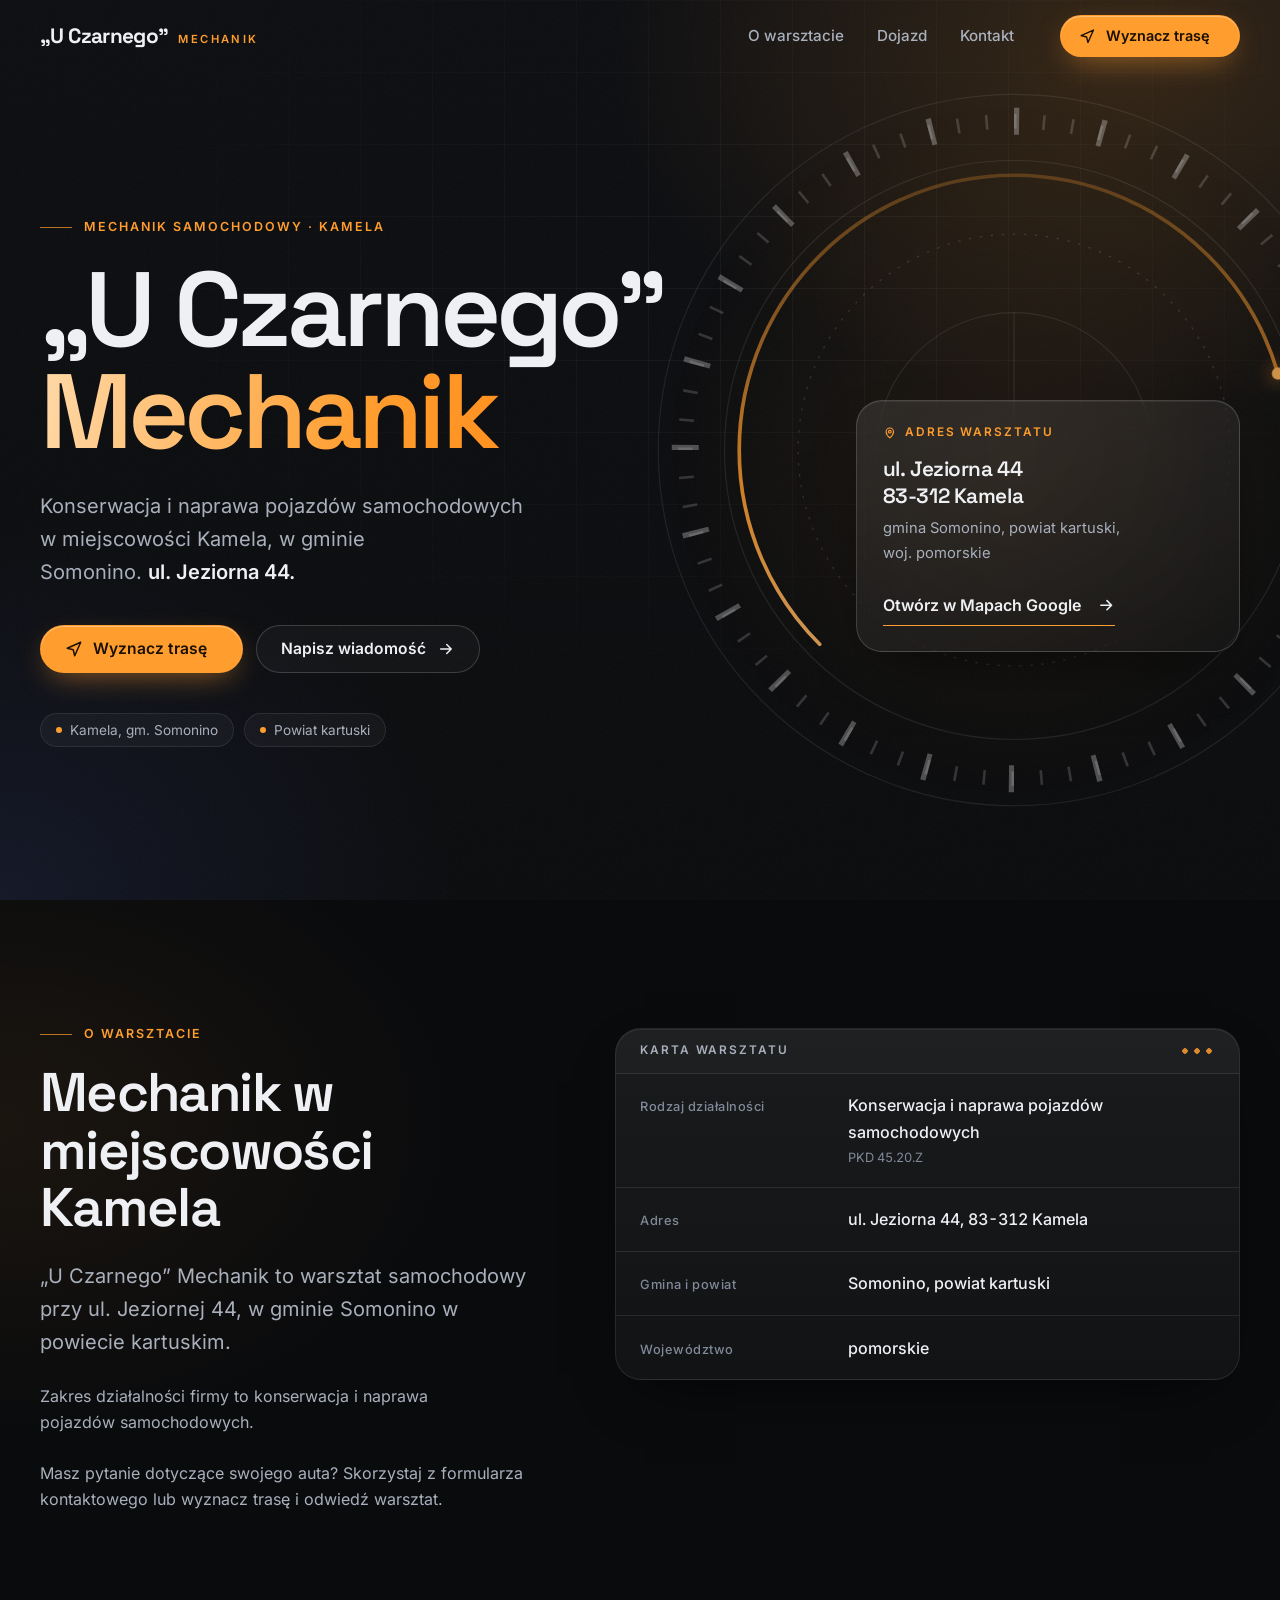
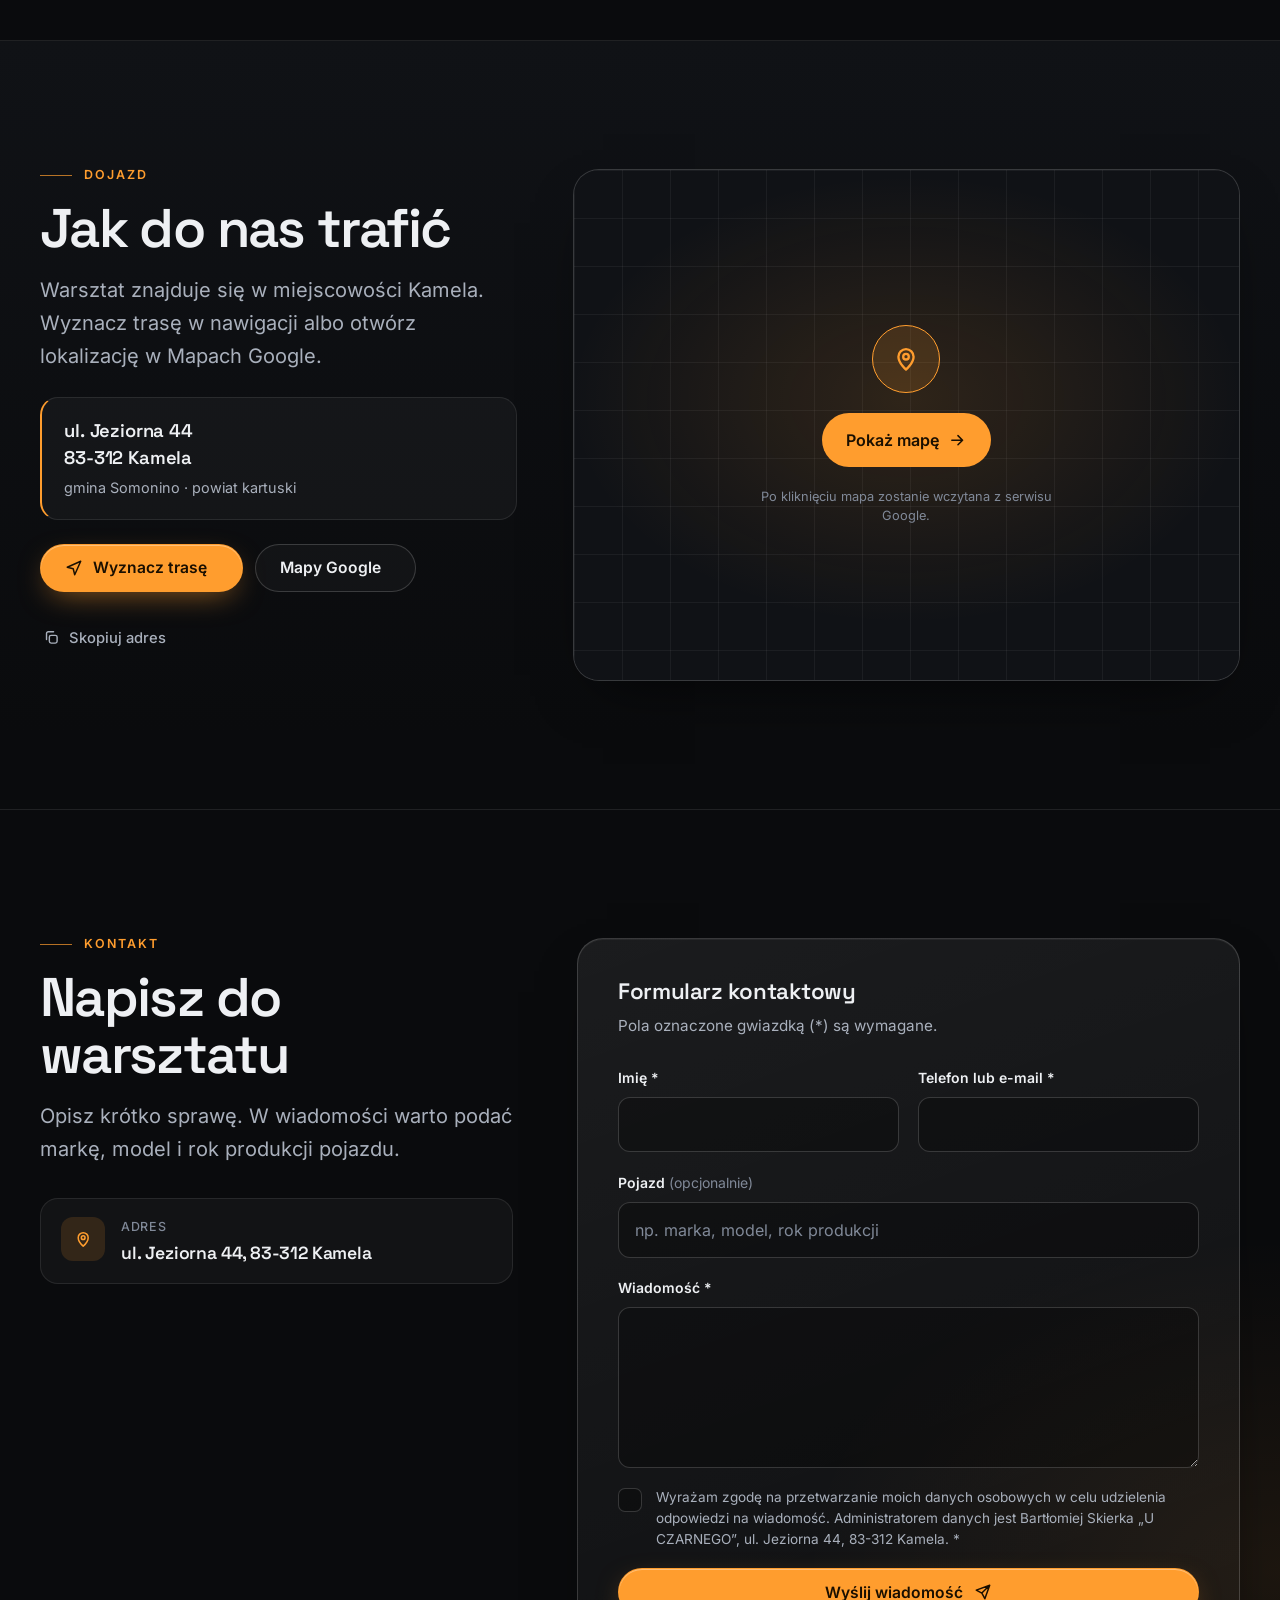
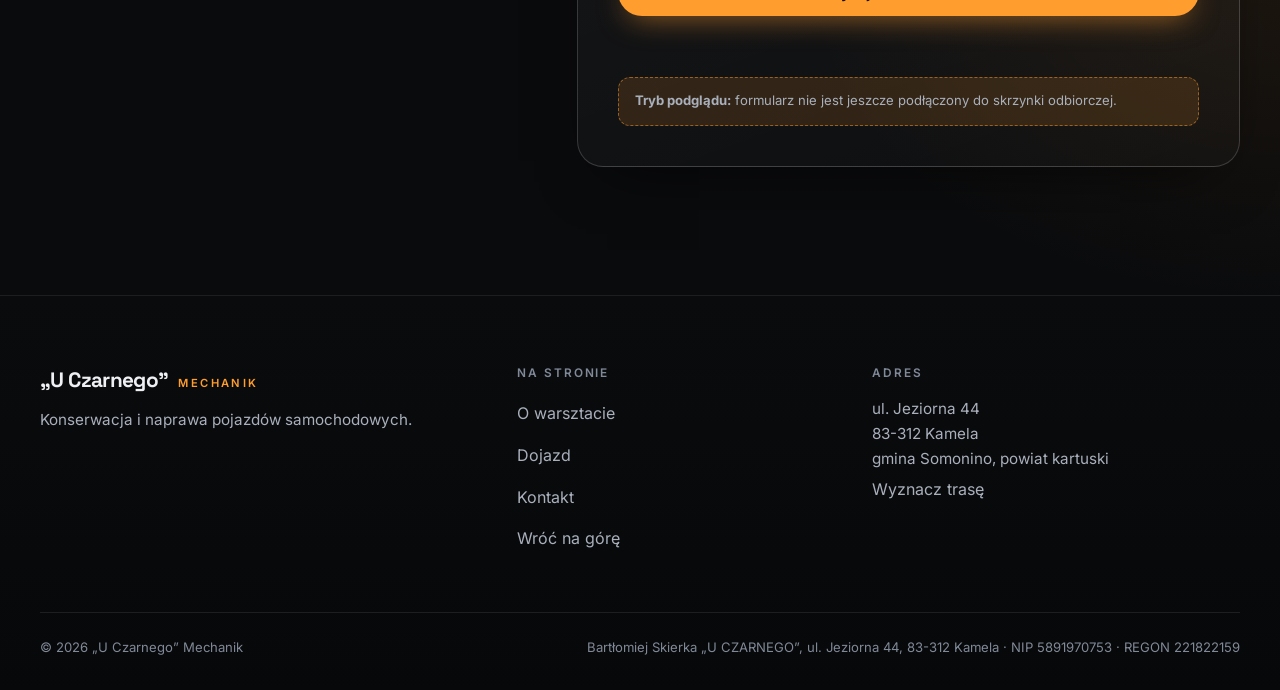
<file: index.html>
<!doctype html>
<html lang="pl">
  <head>
    <meta charset="utf-8" />
    <meta name="viewport" content="width=device-width, initial-scale=1" />
    <title>„U Czarnego” Mechanik – Kamela, gmina Somonino</title>
    <meta
      name="description"
      content="„U Czarnego” Mechanik – konserwacja i naprawa pojazdów samochodowych. ul. Jeziorna 44, Kamela (gmina Somonino). Wyznacz trasę lub napisz wiadomość."
    />
    <link rel="canonical" href="https://__DOMAIN__/" />
    <meta name="robots" content="index, follow, max-image-preview:large" />
    <meta name="theme-color" content="#0a0b0d" />
    <meta name="color-scheme" content="dark" />

    <!-- Open Graph / X (Twitter) -->
    <meta property="og:type" content="website" />
    <meta property="og:locale" content="pl_PL" />
    <meta property="og:site_name" content="„U Czarnego” Mechanik" />
    <meta property="og:title" content="„U Czarnego” Mechanik – Kamela, gmina Somonino" />
    <meta
      property="og:description"
      content="Konserwacja i naprawa pojazdów samochodowych. ul. Jeziorna 44, 83-312 Kamela."
    />
    <meta property="og:url" content="https://__DOMAIN__/" />
    <meta property="og:image" content="https://__DOMAIN__/assets/img/og-image.jpg" />
    <meta property="og:image:width" content="1200" />
    <meta property="og:image:height" content="630" />
    <meta property="og:image:alt" content="„U Czarnego” Mechanik – Kamela, ul. Jeziorna 44" />
    <meta name="twitter:card" content="summary_large_image" />
    <meta name="twitter:title" content="„U Czarnego” Mechanik – Kamela, gmina Somonino" />
    <meta
      name="twitter:description"
      content="Konserwacja i naprawa pojazdów samochodowych. ul. Jeziorna 44, 83-312 Kamela."
    />
    <meta name="twitter:image" content="https://__DOMAIN__/assets/img/og-image.jpg" />

    <!-- Ikony -->
    <link rel="icon" href="/favicon.ico" sizes="32x32" />
    <link rel="icon" href="/favicon.svg" type="image/svg+xml" />
    <link rel="apple-touch-icon" href="/apple-touch-icon.png" />
    <link rel="manifest" href="/site.webmanifest" />

    <!-- Fonty (hostowane lokalnie) i style -->
    <link
      rel="preload"
      href="/assets/fonts/inter-latin.woff2"
      as="font"
      type="font/woff2"
      crossorigin
    />
    <link
      rel="preload"
      href="/assets/fonts/space-grotesk-latin.woff2"
      as="font"
      type="font/woff2"
      crossorigin
    />
    <link rel="stylesheet" href="/assets/css/tokens.css" />
    <link rel="stylesheet" href="/assets/css/base.css" />
    <link rel="stylesheet" href="/assets/css/components.css" />

    <script>
      /* Włącza style zależne od JS; jeśli skrypt się nie wczyta, treść i tak pozostaje widoczna. */
      document.documentElement.classList.add("js");
      setTimeout(function () {
        if (!window.__siteReady) document.documentElement.classList.remove("js");
      }, 4000);
    </script>

    <!-- Dane strukturalne: wyłącznie potwierdzone informacje (patrz docs/FACT-CHECK.md).
         Telefon i godziny otwarcia zostaną dodane po otrzymaniu danych od klienta. -->
    <script type="application/ld+json">
      {
        "@context": "https://schema.org",
        "@graph": [
          {
            "@type": "AutoRepair",
            "@id": "https://__DOMAIN__/#warsztat",
            "name": "„U Czarnego” Mechanik",
            "legalName": "Bartłomiej Skierka „U CZARNEGO”",
            "description": "Konserwacja i naprawa pojazdów samochodowych.",
            "url": "https://__DOMAIN__/",
            "address": {
              "@type": "PostalAddress",
              "streetAddress": "ul. Jeziorna 44",
              "postalCode": "83-312",
              "addressLocality": "Kamela",
              "addressRegion": "pomorskie",
              "addressCountry": "PL"
            },
            "geo": {
              "@type": "GeoCoordinates",
              "latitude": 54.223158,
              "longitude": 18.24116
            },
            "hasMap": "https://www.google.com/maps/place/%22U+Czarnego%22+Mechanik/@54.223158,18.24116,17z/data=!3m1!4b1!4m6!3m5!1s0x46fd85c23da38ec7:0xb5e0741fd3ee38d7!8m2!3d54.223158!4d18.24116!16s%2Fg%2F11qqkz80hg"
          },
          {
            "@type": "WebSite",
            "@id": "https://__DOMAIN__/#website",
            "url": "https://__DOMAIN__/",
            "name": "„U Czarnego” Mechanik",
            "inLanguage": "pl-PL",
            "publisher": { "@id": "https://__DOMAIN__/#warsztat" }
          }
        ]
      }
    </script>
  </head>

  <body>
    <a class="skip-link" href="#main">Przejdź do treści</a>

    <!-- Sprite ikon SVG -->
    <svg width="0" height="0" style="position: absolute" aria-hidden="true" focusable="false">
      <symbol id="i-arrow" viewBox="0 0 24 24"><path d="M5 12h14M13 6l6 6-6 6" /></symbol>
      <symbol id="i-pin" viewBox="0 0 24 24">
        <path d="M12 21s-6.5-5.6-6.5-11a6.5 6.5 0 0 1 13 0c0 5.4-6.5 11-6.5 11z" />
        <circle cx="12" cy="10" r="2.4" />
      </symbol>
      <symbol id="i-route" viewBox="0 0 24 24"><path d="M3 11 21 3l-8 18-2-8-8-2z" /></symbol>
      <symbol id="i-copy" viewBox="0 0 24 24">
        <rect x="9" y="9" width="11" height="11" rx="2.5" />
        <path d="M5 15V6.5A2.5 2.5 0 0 1 7.5 4H15" />
      </symbol>
      <symbol id="i-check" viewBox="0 0 24 24"><path d="m5 12.5 4.5 4.5L19 7.5" /></symbol>
      <symbol id="i-send" viewBox="0 0 24 24">
        <path d="M21 3 10.5 13.5M21 3l-6.5 18-4-7.5L3 9.5 21 3z" />
      </symbol>
      <symbol id="i-alert" viewBox="0 0 24 24">
        <circle cx="12" cy="12" r="9" />
        <path d="M12 8v4.5M12 16h.01" />
      </symbol>
      <symbol id="i-phone" viewBox="0 0 24 24">
        <path
          d="M5 4h3.5l1.8 4.6-2.3 1.5a11 11 0 0 0 5.9 5.9l1.5-2.3L20 15.5V19a1.5 1.5 0 0 1-1.6 1.5C10.7 20 4 13.3 3.5 5.6A1.5 1.5 0 0 1 5 4z"
        />
      </symbol>
      <symbol id="i-mail" viewBox="0 0 24 24">
        <rect x="3" y="5" width="18" height="14" rx="2.5" />
        <path d="m4 7.5 8 6 8-6" />
      </symbol>
      <symbol id="i-clock" viewBox="0 0 24 24">
        <circle cx="12" cy="12" r="9" />
        <path d="M12 7v5l3 2" />
      </symbol>
    </svg>

    <header class="site-header" data-header>
      <div class="container site-header__inner">
        <a class="brand" href="#start" aria-label="„U Czarnego” Mechanik – początek strony">
          <span class="brand__name">„U Czarnego”</span>
          <span class="brand__sub">Mechanik</span>
        </a>

        <button
          class="nav-toggle"
          type="button"
          aria-expanded="false"
          aria-controls="site-nav"
          aria-label="Otwórz menu"
          data-nav-toggle
        >
          <span class="nav-toggle__bars" aria-hidden="true"></span>
        </button>

        <nav class="nav" id="site-nav" aria-label="Główna nawigacja" data-nav>
          <ul class="nav__list">
            <li><a class="nav__link" href="#o-warsztacie">O warsztacie</a></li>
            <li><a class="nav__link" href="#dojazd">Dojazd</a></li>
            <li><a class="nav__link" href="#kontakt">Kontakt</a></li>
            <!-- [UZUPEŁNIJ] Po dodaniu sekcji usług / galerii dopisz tu linki (patrz docs/snippets). -->
          </ul>
          <a
            class="btn btn--primary btn--sm nav__cta"
            href="https://www.google.com/maps/dir/?api=1&amp;destination=54.223158%2C18.24116"
            target="_blank"
            rel="noopener"
          >
            <svg class="icon" aria-hidden="true"><use href="#i-route" /></svg>
            Wyznacz trasę<span class="sr-only"> (otwiera się w nowej karcie)</span>
          </a>
        </nav>
      </div>
    </header>

    <main id="main">
      <!-- ============================== HERO ============================== -->
      <section class="hero" id="start" aria-labelledby="hero-title" data-hero-section>
        <div class="hero__bg" aria-hidden="true"></div>

        <svg class="gauge" viewBox="0 0 600 600" aria-hidden="true" focusable="false">
          <defs>
            <linearGradient id="gauge-arc" x1="0" y1="1" x2="1" y2="0">
              <stop offset="0" stop-color="#ff9d2e" stop-opacity="0.05" />
              <stop offset="0.55" stop-color="#ff9d2e" />
              <stop offset="1" stop-color="#ffd9a8" />
            </linearGradient>
            <radialGradient id="gauge-glow">
              <stop offset="0" stop-color="#ff9d2e" stop-opacity="0.1" />
              <stop offset="1" stop-color="#ff9d2e" stop-opacity="0" />
            </radialGradient>
          </defs>
          <circle cx="300" cy="300" r="296" fill="url(#gauge-glow)" />
          <circle class="gauge__ring" cx="300" cy="300" r="290" />
          <g class="gauge__spin">
            <circle class="gauge__ticks" cx="300" cy="300" r="268" pathLength="360" />
            <circle
              class="gauge__ticks gauge__ticks--major"
              cx="300"
              cy="300"
              r="268"
              pathLength="360"
            />
          </g>
          <circle class="gauge__ring" cx="300" cy="300" r="236" />
          <circle class="gauge__arc" cx="300" cy="300" r="224" pathLength="100" />
          <circle class="gauge__dot" cx="515.2" cy="237.6" r="5" />
          <circle class="gauge__ring gauge__ring--dashed" cx="300" cy="300" r="176" />
          <circle class="gauge__ring" cx="300" cy="300" r="112" />
          <path class="gauge__ring" d="M300 188v224M188 300h224" />
        </svg>

        <div class="container hero__inner">
          <div>
            <p class="eyebrow hero__eyebrow" data-hero style="--i: 0">
              Mechanik samochodowy · Kamela
            </p>
            <h1 class="hero__title" id="hero-title" data-hero style="--i: 1">
              <span>„U Czarnego”</span>
              <span class="hero__role">Mechanik</span>
            </h1>
            <p class="hero__lead" data-hero style="--i: 2">
              Konserwacja i naprawa pojazdów samochodowych w miejscowości Kamela, w gminie Somonino.
              <strong>ul.&nbsp;Jeziorna&nbsp;44.</strong>
            </p>
            <div class="hero__actions" data-hero style="--i: 3">
              <a
                class="btn btn--primary"
                href="https://www.google.com/maps/dir/?api=1&amp;destination=54.223158%2C18.24116"
                target="_blank"
                rel="noopener"
              >
                <svg class="icon" aria-hidden="true"><use href="#i-route" /></svg>
                Wyznacz trasę<span class="sr-only"> (otwiera się w nowej karcie)</span>
              </a>
              <a class="btn btn--ghost" href="#kontakt">
                Napisz wiadomość
                <svg class="icon icon--shift" aria-hidden="true"><use href="#i-arrow" /></svg>
              </a>
            </div>
            <ul class="chips" aria-label="Najważniejsze informacje" data-hero style="--i: 4">
              <li class="chip">Kamela, gm. Somonino</li>
              <li class="chip">Powiat kartuski</li>
            </ul>
          </div>

          <aside class="route-card" aria-label="Adres warsztatu" data-hero style="--i: 5">
            <p class="route-card__label">
              <svg class="icon" aria-hidden="true"><use href="#i-pin" /></svg>
              Adres warsztatu
            </p>
            <address class="route-card__address">
              ul.&nbsp;Jeziorna&nbsp;44<br /><span class="nowrap">83-312&nbsp;Kamela</span>
            </address>
            <p class="route-card__meta">gmina Somonino, powiat kartuski, woj. pomorskie</p>
            <a
              class="route-card__link"
              href="https://www.google.com/maps/place/%22U+Czarnego%22+Mechanik/@54.223158,18.24116,17z/data=!3m1!4b1!4m6!3m5!1s0x46fd85c23da38ec7:0xb5e0741fd3ee38d7!8m2!3d54.223158!4d18.24116!16s%2Fg%2F11qqkz80hg"
              target="_blank"
              rel="noopener"
            >
              Otwórz w Mapach Google<span class="sr-only"> (otwiera się w nowej karcie)</span>
              <svg class="icon icon--shift" aria-hidden="true"><use href="#i-arrow" /></svg>
            </a>
          </aside>
        </div>
      </section>

      <!-- ========================== O WARSZTACIE ========================== -->
      <section class="section section--about" id="o-warsztacie" aria-labelledby="about-title">
        <div class="container about">
          <div class="about__text" data-reveal>
            <p class="eyebrow">O warsztacie</p>
            <h2 id="about-title">Mechanik w miejscowości Kamela</h2>
            <p class="lead">
              „U Czarnego” Mechanik to warsztat samochodowy przy ul.&nbsp;Jeziornej&nbsp;44, w
              gminie Somonino w powiecie kartuskim.
            </p>
            <p>Zakres działalności firmy to konserwacja i naprawa pojazdów samochodowych.</p>
            <p>
              Masz pytanie dotyczące swojego auta? Skorzystaj z formularza kontaktowego lub wyznacz
              trasę i odwiedź warsztat.
            </p>
          </div>

          <div class="spec" data-reveal style="--d: 120ms">
            <div class="spec__head">Karta warsztatu</div>
            <dl>
              <div class="spec__row">
                <dt>Rodzaj działalności</dt>
                <dd>
                  Konserwacja i naprawa pojazdów samochodowych
                  <small>PKD 45.20.Z</small>
                </dd>
              </div>
              <div class="spec__row">
                <dt>Adres</dt>
                <dd>ul. Jeziorna 44, <span class="nowrap">83-312&nbsp;Kamela</span></dd>
              </div>
              <div class="spec__row">
                <dt>Gmina i powiat</dt>
                <dd>Somonino, powiat kartuski</dd>
              </div>
              <div class="spec__row">
                <dt>Województwo</dt>
                <dd>pomorskie</dd>
              </div>
            </dl>
          </div>
        </div>
      </section>

      <!-- [UZUPEŁNIJ] Sekcja „Usługi” — dodaj dopiero po otrzymaniu listy usług od właściciela.
           Gotowy kod: docs/snippets/uslugi.html -->
      <!-- [UZUPEŁNIJ] Sekcja „Realizacje / galeria” — tylko prawdziwe zdjęcia z warsztatu.
           Gotowy kod: docs/snippets/galeria.html -->
      <!-- [UZUPEŁNIJ] Sekcja „Opinie” — tylko prawdziwe opinie, ze wskazaniem źródła.
           Gotowy kod: docs/snippets/opinie.html -->

      <!-- ============================= DOJAZD ============================= -->
      <section class="section section--map" id="dojazd" aria-labelledby="map-title">
        <div class="container map-layout">
          <div class="map-info" data-reveal>
            <header class="section__head">
              <p class="eyebrow">Dojazd</p>
              <h2 id="map-title">Jak do nas trafić</h2>
              <p class="lead">
                Warsztat znajduje się w miejscowości Kamela. Wyznacz trasę w nawigacji albo otwórz
                lokalizację w Mapach Google.
              </p>
            </header>

            <address class="address-block">
              ul.&nbsp;Jeziorna&nbsp;44<br /><span class="nowrap">83-312&nbsp;Kamela</span>
              <small>gmina Somonino · powiat kartuski</small>
            </address>

            <div class="btn-stack">
              <a
                class="btn btn--primary"
                href="https://www.google.com/maps/dir/?api=1&amp;destination=54.223158%2C18.24116"
                target="_blank"
                rel="noopener"
              >
                <svg class="icon" aria-hidden="true"><use href="#i-route" /></svg>
                Wyznacz trasę<span class="sr-only"> (otwiera się w nowej karcie)</span>
              </a>
              <a
                class="btn btn--ghost"
                href="https://www.google.com/maps/place/%22U+Czarnego%22+Mechanik/@54.223158,18.24116,17z/data=!3m1!4b1!4m6!3m5!1s0x46fd85c23da38ec7:0xb5e0741fd3ee38d7!8m2!3d54.223158!4d18.24116!16s%2Fg%2F11qqkz80hg"
                target="_blank"
                rel="noopener"
              >
                Mapy Google<span class="sr-only"> (otwiera się w nowej karcie)</span>
              </a>
            </div>

            <button
              class="copy-btn"
              type="button"
              data-copy="ul. Jeziorna 44, 83-312 Kamela"
              aria-live="polite"
            >
              <svg class="icon" aria-hidden="true"><use href="#i-copy" /></svg>
              <span data-copy-label>Skopiuj adres</span>
            </button>
          </div>

          <div
            class="map"
            data-reveal
            style="--d: 120ms"
            data-map
            data-map-src="https://maps.google.com/maps?q=54.223158,18.24116&amp;hl=pl&amp;z=16&amp;output=embed"
          >
            <button class="map__facade" type="button" data-map-load>
              <span class="map__facade-inner">
                <span class="map__pin" aria-hidden="true">
                  <svg class="icon"><use href="#i-pin" /></svg>
                </span>
                <span class="map__cta">
                  Pokaż mapę
                  <svg class="icon icon--shift" aria-hidden="true"><use href="#i-arrow" /></svg>
                </span>
                <span class="map__note">
                  Po kliknięciu mapa zostanie wczytana z serwisu Google.
                </span>
              </span>
            </button>
          </div>
        </div>
      </section>

      <!-- ============================ KONTAKT ============================ -->
      <section class="section section--contact" id="kontakt" aria-labelledby="contact-title">
        <div class="container contact">
          <div class="contact__intro" data-reveal>
            <header class="section__head">
              <p class="eyebrow">Kontakt</p>
              <h2 id="contact-title">Napisz do warsztatu</h2>
              <p class="lead">
                Opisz krótko sprawę. W wiadomości warto podać markę, model i rok produkcji pojazdu.
              </p>
            </header>

            <ul class="contact-list">
              <li class="contact-item">
                <span class="contact-item__icon" aria-hidden="true">
                  <svg class="icon"><use href="#i-pin" /></svg>
                </span>
                <div class="contact-item__body">
                  <span class="contact-item__label">Adres</span>
                  <address class="contact-item__value">
                    ul.&nbsp;Jeziorna&nbsp;44, <span class="nowrap">83-312&nbsp;Kamela</span>
                  </address>
                </div>
              </li>
              <!-- [UZUPEŁNIJ] Telefon, e-mail i godziny otwarcia — dopiero po otrzymaniu
                   potwierdzonych danych od właściciela.
                   Gotowy kod: docs/snippets/kontakt-telefon-godziny.html -->
            </ul>
          </div>

          <div class="form-card" data-reveal style="--d: 120ms">
            <h3 class="form-card__title">Formularz kontaktowy</h3>
            <p class="form-card__lead">Pola oznaczone gwiazdką (*) są wymagane.</p>

            <form class="form" data-form action="#" method="post" novalidate>
              <div class="form__row form__row--2">
                <div class="field">
                  <label for="f-name">Imię *</label>
                  <input
                    id="f-name"
                    name="name"
                    type="text"
                    autocomplete="given-name"
                    maxlength="80"
                    required
                    aria-describedby="f-name-err"
                  />
                  <p class="field__error" id="f-name-err" hidden></p>
                </div>
                <div class="field">
                  <label for="f-contact">Telefon lub e-mail *</label>
                  <input
                    id="f-contact"
                    name="contact"
                    type="text"
                    maxlength="120"
                    required
                    aria-describedby="f-contact-err"
                  />
                  <p class="field__error" id="f-contact-err" hidden></p>
                </div>
              </div>

              <div class="field">
                <label for="f-vehicle">Pojazd <span class="field__opt">(opcjonalnie)</span></label>
                <input
                  id="f-vehicle"
                  name="vehicle"
                  type="text"
                  autocomplete="off"
                  maxlength="120"
                  placeholder="np. marka, model, rok produkcji"
                />
              </div>

              <div class="field">
                <label for="f-message">Wiadomość *</label>
                <textarea
                  id="f-message"
                  name="message"
                  rows="5"
                  maxlength="1500"
                  required
                  aria-describedby="f-message-err"
                ></textarea>
                <p class="field__error" id="f-message-err" hidden></p>
              </div>

              <div class="consent">
                <input
                  id="f-consent"
                  name="consent"
                  type="checkbox"
                  required
                  aria-describedby="f-consent-err"
                />
                <label for="f-consent">
                  Wyrażam zgodę na przetwarzanie moich danych osobowych w celu udzielenia odpowiedzi
                  na wiadomość. Administratorem danych jest Bartłomiej Skierka „U CZARNEGO”,
                  ul.&nbsp;Jeziorna&nbsp;44, <span class="nowrap">83-312&nbsp;Kamela</span>. *
                </label>
                <p class="field__error" id="f-consent-err" hidden></p>
              </div>

              <div class="hp" aria-hidden="true">
                <label for="f-company">Nie wypełniaj tego pola</label>
                <input id="f-company" name="company" type="text" tabindex="-1" autocomplete="off" />
              </div>

              <button class="btn btn--primary btn--block" type="submit" data-submit>
                <span data-submit-label>Wyślij wiadomość</span>
                <svg class="icon" aria-hidden="true"><use href="#i-send" /></svg>
              </button>

              <p class="form__status" role="status" aria-live="polite" data-status></p>

              <p class="form__devnote" data-dev-note>
                <strong>Tryb podglądu:</strong> formularz nie jest jeszcze podłączony do skrzynki
                odbiorczej.
              </p>
            </form>
          </div>
        </div>
      </section>
    </main>

    <footer class="site-footer">
      <div class="container">
        <div class="footer">
          <div class="footer__brand">
            <a class="brand" href="#start" aria-label="„U Czarnego” Mechanik – początek strony">
              <span class="brand__name">„U Czarnego”</span>
              <span class="brand__sub">Mechanik</span>
            </a>
            <p class="footer__text">Konserwacja i naprawa pojazdów samochodowych.</p>
          </div>

          <nav aria-label="Nawigacja w stopce">
            <p class="footer__col-title">Na stronie</p>
            <ul class="footer__list">
              <li><a href="#o-warsztacie">O warsztacie</a></li>
              <li><a href="#dojazd">Dojazd</a></li>
              <li><a href="#kontakt">Kontakt</a></li>
              <li><a href="#start">Wróć na górę</a></li>
            </ul>
          </nav>

          <div>
            <p class="footer__col-title">Adres</p>
            <address>
              ul.&nbsp;Jeziorna&nbsp;44<br /><span class="nowrap">83-312&nbsp;Kamela</span
              ><br />gmina Somonino, powiat kartuski
            </address>
            <ul class="footer__list">
              <li>
                <a
                  href="https://www.google.com/maps/dir/?api=1&amp;destination=54.223158%2C18.24116"
                  target="_blank"
                  rel="noopener"
                  >Wyznacz trasę<span class="sr-only"> (otwiera się w nowej karcie)</span></a
                >
              </li>
            </ul>
          </div>
        </div>

        <div class="footer__legal">
          <p>© 2026 „U Czarnego” Mechanik</p>
          <p>
            Bartłomiej Skierka „U CZARNEGO”, ul. Jeziorna 44,
            <span class="nowrap">83-312&nbsp;Kamela</span> · NIP 5891970753 · REGON 221822159
          </p>
        </div>
      </div>
    </footer>

    <!-- Pasek szybkich akcji — tylko na telefonach, po przewinięciu hero -->
    <aside class="action-bar" aria-label="Szybkie akcje" data-action-bar>
      <a
        class="btn btn--primary"
        href="https://www.google.com/maps/dir/?api=1&amp;destination=54.223158%2C18.24116"
        target="_blank"
        rel="noopener"
      >
        <svg class="icon" aria-hidden="true"><use href="#i-route" /></svg>
        Wyznacz trasę<span class="sr-only"> (otwiera się w nowej karcie)</span>
      </a>
      <a class="btn btn--ghost" href="#kontakt">Napisz</a>
      <!-- [UZUPEŁNIJ] Po otrzymaniu numeru telefonu dodaj tu przycisk „Zadzwoń” (tel:). -->
    </aside>

    <script src="/assets/js/site-config.js" defer></script>
    <script src="/assets/js/main.js" defer></script>
  </body>
</html>
</file>
<file: assets/css/tokens.css>
/* ==========================================================================
   Tokeny projektowe: fonty, kolory, typografia, odstępy.
   Zmiana wyglądu całej strony = zmiana wartości w tym pliku.
   ========================================================================== */

/* Fonty hostowane lokalnie (licencja OFL, patrz assets/fonts/LICENSE-*.txt).
   Pliki zawierają podzbiór: łacina + polskie znaki + typograficzna interpunkcja. */
@font-face {
  font-family: "Inter";
  font-style: normal;
  font-weight: 100 900;
  font-display: swap;
  src: url("../fonts/inter-latin.woff2") format("woff2");
  unicode-range:
    U+0020-007E, U+00A0, U+00A9, U+00B7, U+00D3, U+00F3, U+00D7, U+2013, U+2014, U+2018, U+2019,
    U+201C, U+201D, U+201E, U+2022, U+2026, U+20AC;
}
@font-face {
  font-family: "Inter";
  font-style: normal;
  font-weight: 100 900;
  font-display: swap;
  src: url("../fonts/inter-latin-ext.woff2") format("woff2");
  unicode-range:
    U+0104, U+0105, U+0106, U+0107, U+0118, U+0119, U+0141, U+0142, U+0143, U+0144, U+015A, U+015B,
    U+0179, U+017A, U+017B, U+017C;
}
@font-face {
  font-family: "Space Grotesk";
  font-style: normal;
  font-weight: 300 700;
  font-display: swap;
  src: url("../fonts/space-grotesk-latin.woff2") format("woff2");
  unicode-range:
    U+0020-007E, U+00A0, U+00A9, U+00B7, U+00D3, U+00F3, U+00D7, U+2013, U+2014, U+2018, U+2019,
    U+201C, U+201D, U+201E, U+2022, U+2026, U+20AC;
}
@font-face {
  font-family: "Space Grotesk";
  font-style: normal;
  font-weight: 300 700;
  font-display: swap;
  src: url("../fonts/space-grotesk-latin-ext.woff2") format("woff2");
  unicode-range:
    U+0104, U+0105, U+0106, U+0107, U+0118, U+0119, U+0141, U+0142, U+0143, U+0144, U+015A, U+015B,
    U+0179, U+017A, U+017B, U+017C;
}
/* Czcionka zastępcza o zbliżonych metrykach — ogranicza skok układu (CLS) przy podmianie fontu. */
@font-face {
  font-family: "Inter Fallback";
  src: local("Arial");
  size-adjust: 107.4%;
  ascent-override: 90.2%;
  descent-override: 22.5%;
  line-gap-override: 0%;
}

:root {
  color-scheme: dark;

  /* Kolory */
  --c-bg: #0a0b0d;
  --c-bg-elev: #101216;
  --c-surface: rgb(255 255 255 / 0.035);
  --c-surface-strong: rgb(255 255 255 / 0.065);
  --c-line: rgb(255 255 255 / 0.09);
  --c-line-strong: rgb(255 255 255 / 0.17);
  --c-text: #eef0f3;
  --c-text-muted: #a9b0bc;
  --c-text-dim: #808998;
  --c-accent: #ff9d2e;
  --c-accent-strong: #ffb457;
  --c-accent-soft: rgb(255 157 46 / 0.14);
  --c-accent-ink: #1a0f00;
  --c-danger: #ff9c9c;
  --c-success: #8be0a8;

  /* Typografia */
  --font-body:
    "Inter", "Inter Fallback", system-ui, -apple-system, "Segoe UI", Roboto, Arial, sans-serif;
  --font-display:
    "Space Grotesk", "Inter", "Inter Fallback", system-ui, -apple-system, "Segoe UI", Roboto, Arial,
    sans-serif;

  --fs-sm: 0.875rem;
  --fs-base: 1rem;
  --fs-lead: clamp(1.0625rem, 0.35vw + 1rem, 1.25rem);
  --fs-h3: clamp(1.15rem, 0.5vw + 1.05rem, 1.4rem);
  --fs-h2: clamp(1.95rem, 3.2vw + 0.9rem, 3.4rem);
  --fs-h1: clamp(2.7rem, 8.2vw + 0.4rem, 6.6rem);

  /* Układ */
  --container: 1200px;
  --gutter: clamp(1.25rem, 4.5vw, 2.5rem);
  --header-h: 4.5rem;
  --section-y: clamp(4.5rem, 10vw, 8.5rem);

  /* Kształty i cienie */
  --r-sm: 12px;
  --r-md: 18px;
  --r-lg: 26px;
  --shadow-card: 0 1px 0 rgb(255 255 255 / 0.06) inset, 0 24px 60px -30px rgb(0 0 0 / 0.8);

  /* Ruch */
  --ease: cubic-bezier(0.22, 1, 0.36, 1);
}
</file>
<file: assets/css/base.css>
/* ==========================================================================
   Baza: reset, typografia, układ, dostępność.
   ========================================================================== */

*,
*::before,
*::after {
  box-sizing: border-box;
}

html {
  -webkit-text-size-adjust: 100%;
  text-size-adjust: 100%;
  scroll-behavior: smooth;
  scroll-padding-top: calc(var(--header-h) + 1rem);
}

body {
  margin: 0;
  min-height: 100vh;
  background: var(--c-bg);
  color: var(--c-text);
  font: 400 var(--fs-base) / 1.65 var(--font-body);
  -webkit-font-smoothing: antialiased;
  -moz-osx-font-smoothing: grayscale;
  text-rendering: optimizeLegibility;
  overflow-x: clip;
}

img,
svg,
iframe {
  display: block;
  max-width: 100%;
}

h1,
h2,
h3,
p,
ul,
dl,
dd,
figure,
blockquote,
address {
  margin: 0;
  padding: 0;
}

ul {
  list-style: none;
}

address {
  font-style: normal;
}

a {
  color: inherit;
  text-underline-offset: 0.2em;
}

button,
input,
textarea {
  font: inherit;
  color: inherit;
}

button {
  cursor: pointer;
}

h1,
h2,
h3 {
  font-family: var(--font-display);
  font-weight: 600;
  letter-spacing: -0.03em;
  line-height: 1.05;
  text-wrap: balance;
}

h2 {
  font-size: var(--fs-h2);
}

h3 {
  font-size: var(--fs-h3);
  letter-spacing: -0.02em;
  line-height: 1.2;
}

p {
  text-wrap: pretty;
}

::selection {
  background: var(--c-accent);
  color: var(--c-accent-ink);
}

/* ---------- Układ ---------- */

.container {
  width: min(100% - 2 * var(--gutter), var(--container));
  margin-inline: auto;
}

.section {
  position: relative;
  padding-block: var(--section-y);
}

.section__head {
  display: grid;
  gap: 1.1rem;
  max-width: 44rem;
  margin-bottom: clamp(2rem, 5vw, 3.5rem);
}

.eyebrow {
  display: inline-flex;
  align-items: center;
  gap: 0.75rem;
  font: 600 0.78rem / 1 var(--font-body);
  letter-spacing: 0.16em;
  text-transform: uppercase;
  color: var(--c-accent);
}

.eyebrow::before {
  content: "";
  width: 2rem;
  height: 1px;
  background: currentColor;
  opacity: 0.7;
}

.lead {
  font-size: var(--fs-lead);
  color: var(--c-text-muted);
  max-width: 38rem;
}

/* ---------- Dostępność ---------- */

.sr-only {
  position: absolute;
  width: 1px;
  height: 1px;
  margin: -1px;
  padding: 0;
  overflow: hidden;
  clip-path: inset(50%);
  white-space: nowrap;
  border: 0;
}

.skip-link {
  position: fixed;
  top: 0.75rem;
  left: 0.75rem;
  z-index: 200;
  padding: 0.75rem 1.1rem;
  border-radius: var(--r-sm);
  background: var(--c-accent);
  color: var(--c-accent-ink);
  font-weight: 600;
  text-decoration: none;
  transform: translateY(-200%);
  transition: transform 0.2s var(--ease);
}

.skip-link:focus {
  transform: none;
}

:focus {
  outline: none;
}

:focus-visible {
  outline: 2px solid var(--c-accent-strong);
  outline-offset: 3px;
  border-radius: 4px;
}

/* Ikony (sprite SVG w index.html) */
.icon {
  width: 1.15em;
  height: 1.15em;
  flex: none;
  fill: none;
  stroke: currentColor;
  stroke-width: 2;
  stroke-linecap: round;
  stroke-linejoin: round;
}

@media (prefers-reduced-motion: reduce) {
  html {
    scroll-behavior: auto;
  }

  *,
  *::before,
  *::after {
    animation-duration: 0.001ms !important;
    animation-iteration-count: 1 !important;
    animation-delay: 0ms !important;
    transition-duration: 0.001ms !important;
    transition-delay: 0ms !important;
  }
}
</file>
<file: assets/css/components.css>
/* ==========================================================================
   Komponenty i sekcje.
   Spis: 1. Przyciski · 2. Nagłówek i nawigacja · 3. Hero · 4. O warsztacie
         5. Dojazd i mapa · 6. Kontakt i formularz · 7. Stopka · 8. Pasek akcji (mobile)
         9. Komponenty gotowe na treści od klienta (usługi, godziny, galeria, opinie)
         10. Animacje wejścia
   ========================================================================== */

.nowrap {
  white-space: nowrap;
}

/* ---------- 1. Przyciski ---------- */

.btn {
  display: inline-flex;
  align-items: center;
  justify-content: center;
  gap: 0.65rem;
  min-height: 3rem;
  padding: 0.8rem 1.5rem;
  border: 1px solid transparent;
  border-radius: 999px;
  font: 600 0.975rem / 1.1 var(--font-body);
  text-decoration: none;
  white-space: nowrap;
  transition:
    transform 0.25s var(--ease),
    background-color 0.25s,
    border-color 0.25s,
    box-shadow 0.25s,
    color 0.25s;
}

.btn .icon {
  transition: transform 0.25s var(--ease);
}

.btn:hover .icon--shift {
  transform: translateX(3px);
}

.btn:active {
  transform: translateY(1px) scale(0.99);
}

.btn--primary {
  background: var(--c-accent);
  color: var(--c-accent-ink);
  box-shadow:
    0 10px 30px -10px rgb(255 157 46 / 0.6),
    inset 0 1px 0 rgb(255 255 255 / 0.35);
}

.btn--primary:hover {
  background: var(--c-accent-strong);
  transform: translateY(-2px);
  box-shadow:
    0 16px 36px -12px rgb(255 157 46 / 0.7),
    inset 0 1px 0 rgb(255 255 255 / 0.4);
}

.btn--ghost {
  border-color: var(--c-line-strong);
  background: rgb(255 255 255 / 0.03);
  color: var(--c-text);
}

.btn--ghost:hover {
  border-color: rgb(255 255 255 / 0.32);
  background: rgb(255 255 255 / 0.08);
  transform: translateY(-2px);
}

.btn--sm {
  min-height: 2.6rem;
  padding: 0.55rem 1.15rem;
  font-size: 0.9rem;
}

.btn--block {
  width: 100%;
}

.btn[disabled] {
  opacity: 0.65;
  cursor: progress;
  transform: none;
}

/* ---------- 2. Nagłówek i nawigacja ---------- */

/* Nagłówek jest position: fixed (nie sticky), tak samo jak rozwijane menu mobilne:
   oba elementy liczą pozycję od tego samego miejsca (okna przeglądarki), więc nie mogą się
   rozjechać — także w Safari na iPhonie, które inaczej traktuje sticky przy blokadzie przewijania. */
.site-header {
  position: fixed;
  top: 0;
  left: 0;
  right: 0;
  z-index: 50;
  height: var(--header-h);
}

/* Bez JS menu jest zwykłą, zawijaną listą — nagłówek zostaje w normalnym układzie strony. */
html:not(.js) .site-header {
  position: relative;
}

/* Szklane tło jest na pseudo-elemencie: backdrop-filter na samym nagłówku
   tworzyłby kontekst dla position: fixed i rozwijane menu mobilne
   pozycjonowałoby się względem nagłówka zamiast ekranu. */
.site-header::before {
  content: "";
  position: absolute;
  inset: 0;
  z-index: -1;
  border-bottom: 1px solid var(--c-line);
  background: rgb(10 11 13 / 0.9);
  -webkit-backdrop-filter: saturate(1.4) blur(16px);
  backdrop-filter: saturate(1.4) blur(16px);
  opacity: 0;
  transition: opacity 0.3s;
}

.site-header.is-scrolled::before,
.site-header.is-open::before {
  opacity: 1;
}

/* Przy otwartym menu nagłówek jest w pełni kryjący — nic nie prześwituje spod menu. */
.site-header.is-open::before {
  background: var(--c-bg);
  -webkit-backdrop-filter: none;
  backdrop-filter: none;
}

.site-header__inner {
  display: flex;
  align-items: center;
  justify-content: space-between;
  gap: 1.5rem;
  height: 100%;
}

.brand {
  display: inline-flex;
  flex-shrink: 0;
  align-items: baseline;
  gap: 0.6rem;
  white-space: nowrap;
  text-decoration: none;
  line-height: 1;
}

.brand__name {
  font: 700 1.3rem / 1 var(--font-display);
  letter-spacing: -0.03em;
}

.brand__sub {
  font: 600 0.7rem / 1 var(--font-body);
  letter-spacing: 0.22em;
  text-transform: uppercase;
  color: var(--c-accent);
}

.nav {
  display: flex;
  align-items: center;
  gap: 2rem;
}

.nav__list {
  display: flex;
  align-items: center;
  gap: 0.25rem;
}

.nav__link {
  position: relative;
  display: inline-block;
  padding: 0.6rem 0.9rem;
  border-radius: 999px;
  color: var(--c-text-muted);
  font-size: 0.95rem;
  font-weight: 500;
  text-decoration: none;
  transition:
    color 0.2s,
    background-color 0.2s;
}

.nav__link:hover {
  color: var(--c-text);
  background: var(--c-surface-strong);
}

.nav__link[aria-current="true"] {
  color: var(--c-text);
}

.nav__link[aria-current="true"]::after {
  content: "";
  position: absolute;
  left: 50%;
  bottom: 0.2rem;
  width: 4px;
  height: 4px;
  margin-left: -2px;
  border-radius: 50%;
  background: var(--c-accent);
}

.nav-toggle {
  display: none;
  align-items: center;
  justify-content: center;
  width: 3rem;
  height: 3rem;
  margin-right: -0.6rem;
  border: 0;
  border-radius: 50%;
  background: transparent;
  color: var(--c-text);
}

.nav-toggle__bars,
.nav-toggle__bars::before,
.nav-toggle__bars::after {
  display: block;
  width: 1.4rem;
  height: 2px;
  border-radius: 2px;
  background: currentColor;
  transition:
    transform 0.3s var(--ease),
    opacity 0.2s,
    background-color 0.2s;
}

.nav-toggle__bars {
  position: relative;
}

.nav-toggle__bars::before,
.nav-toggle__bars::after {
  content: "";
  position: absolute;
  left: 0;
}

.nav-toggle__bars::before {
  top: -7px;
}

.nav-toggle__bars::after {
  top: 7px;
}

.nav-toggle[aria-expanded="true"] .nav-toggle__bars {
  background: transparent;
}

.nav-toggle[aria-expanded="true"] .nav-toggle__bars::before {
  transform: translateY(7px) rotate(45deg);
}

.nav-toggle[aria-expanded="true"] .nav-toggle__bars::after {
  transform: translateY(-7px) rotate(-45deg);
}

@media (max-width: 53.75em) {
  /* Bez JS menu pozostaje widoczne jako zawijana lista pod logo. */
  .site-header {
    height: auto;
    min-height: var(--header-h);
  }

  .site-header__inner {
    flex-wrap: wrap;
    min-height: var(--header-h);
    row-gap: 0.25rem;
  }

  .nav {
    flex-wrap: wrap;
    gap: 0.5rem 1rem;
    padding-bottom: 0.75rem;
  }

  .js .site-header {
    height: var(--header-h);
  }

  .js .site-header__inner {
    flex-wrap: nowrap;
  }

  .js .nav-toggle {
    display: inline-flex;
  }

  .js .nav {
    position: fixed;
    top: var(--header-h);
    left: 0;
    right: 0;
    bottom: 0;
    z-index: 40;
    flex-direction: column;
    align-items: stretch;
    justify-content: flex-start;
    gap: 2rem;
    padding: 1.5rem var(--gutter) calc(2rem + env(safe-area-inset-bottom));
    background: var(--c-bg);
    overflow-y: auto;
    opacity: 0;
    visibility: hidden;
    transform: translateY(-0.75rem);
    transition:
      opacity 0.3s var(--ease),
      transform 0.3s var(--ease),
      visibility 0s linear 0.3s;
  }

  .js .nav.is-open {
    opacity: 1;
    visibility: visible;
    transform: none;
    transition-delay: 0s;
  }

  .js .nav__list {
    flex-direction: column;
    align-items: stretch;
    gap: 0;
  }

  .js .nav__link {
    display: block;
    padding: 1.15rem 0;
    border-bottom: 1px solid var(--c-line);
    border-radius: 0;
    font: 600 1.5rem / 1.2 var(--font-display);
    letter-spacing: -0.02em;
    color: var(--c-text);
  }

  .js .nav__link:hover {
    background: transparent;
  }

  .js .nav__link[aria-current="true"]::after {
    display: none;
  }

  .js .nav__cta {
    min-height: 3.4rem;
    font-size: 1.05rem;
  }

  /* Blokada przewijania tła tylko na <html>. Ustawienie overflow: hidden także na <body>
     robi z niego osobny kontener przewijania — lepki nagłówek przestaje wtedy trzymać się
     ekranu i odjeżdża razem ze stroną (w menu robi się „dziura” nad pierwszą pozycją). */
  html.nav-open {
    overflow: hidden;
  }

  .js .nav {
    overscroll-behavior: contain;
  }
}

/* ---------- 3. Hero ---------- */

.hero {
  position: relative;
  isolation: isolate;
  display: flex;
  align-items: center;
  min-height: min(100svh, 58rem);
  padding-top: calc(var(--header-h) + clamp(2.5rem, 7vw, 5rem));
  padding-bottom: clamp(3.5rem, 8vw, 6rem);
  overflow: clip;
}

.hero__bg {
  position: absolute;
  inset: 0;
  z-index: -1;
  background:
    radial-gradient(52rem 36rem at 88% 6%, rgb(255 157 46 / 0.17), transparent 62%),
    radial-gradient(46rem 38rem at 0% 100%, rgb(88 118 255 / 0.1), transparent 62%),
    linear-gradient(180deg, #0c0d10 0%, var(--c-bg) 100%);
}

/* Delikatna siatka zanikająca ku dołowi i bokom */
.hero__bg::before {
  content: "";
  position: absolute;
  inset: 0;
  background-image:
    linear-gradient(to right, rgb(255 255 255 / 0.045) 1px, transparent 1px),
    linear-gradient(to bottom, rgb(255 255 255 / 0.045) 1px, transparent 1px);
  background-size: 4.5rem 4.5rem;
  -webkit-mask-image: radial-gradient(ellipse 75% 70% at 60% 30%, #000 10%, transparent 75%);
  mask-image: radial-gradient(ellipse 75% 70% at 60% 30%, #000 10%, transparent 75%);
}

/* Bardzo delikatna tekstura ziarna */
.hero__bg::after {
  content: "";
  position: absolute;
  inset: 0;
  opacity: 0.5;
  background-image: url("data:image/svg+xml,%3Csvg xmlns='http://www.w3.org/2000/svg' width='160' height='160'%3E%3Cfilter id='n'%3E%3CfeTurbulence type='fractalNoise' baseFrequency='.9' numOctaves='2' stitchTiles='stitch'/%3E%3CfeColorMatrix values='0 0 0 0 1 0 0 0 0 1 0 0 0 0 1 0 0 0 .06 0'/%3E%3C/filter%3E%3Crect width='100%25' height='100%25' filter='url(%23n)'/%3E%3C/svg%3E");
}

/* Dekoracyjny wskaźnik w tle — wyłącznie ornament, bez liczb i opisów */
.gauge {
  position: absolute;
  z-index: -1;
  top: 50%;
  right: -22vw;
  width: min(46rem, 112vw);
  aspect-ratio: 1;
  transform: translateY(-46%);
  opacity: 0.38;
  pointer-events: none;
}

.gauge__ring {
  fill: none;
  stroke: rgb(255 255 255 / 0.1);
  stroke-width: 1;
}

.gauge__ring--dashed {
  stroke-dasharray: 2 7;
  stroke: rgb(255 255 255 / 0.16);
}

.gauge__ticks {
  fill: none;
  stroke: rgb(255 255 255 / 0.2);
  stroke-width: 12;
  stroke-dasharray: 0.45 4.55;
}

.gauge__ticks--major {
  stroke: rgb(255 255 255 / 0.34);
  stroke-width: 22;
  stroke-dasharray: 0.9 14.1;
}

.gauge__spin {
  transform-origin: 300px 300px;
  animation: gauge-spin 160s linear infinite;
}

.gauge__arc {
  fill: none;
  stroke: url("#gauge-arc");
  stroke-width: 3;
  stroke-linecap: round;
  stroke-dasharray: 58 100;
  transform: rotate(135deg);
  transform-origin: 300px 300px;
  animation: gauge-draw 1.8s var(--ease) 0.2s both;
}

.gauge__dot {
  fill: var(--c-accent-strong);
  filter: drop-shadow(0 0 8px rgb(255 157 46 / 0.9));
  animation: fade-in 0.6s ease 1.6s both;
}

@keyframes gauge-spin {
  to {
    transform: rotate(360deg);
  }
}

@keyframes gauge-draw {
  from {
    stroke-dashoffset: 58;
  }
  to {
    stroke-dashoffset: 0;
  }
}

@keyframes fade-in {
  from {
    opacity: 0;
  }
}

@keyframes rise {
  from {
    opacity: 0;
    transform: translateY(1.25rem);
  }
}

.hero__inner {
  display: grid;
  gap: 2.5rem;
  align-items: center;
}

.hero__eyebrow {
  margin-bottom: 1.6rem;
}

@media (max-width: 26em) {
  .hero__eyebrow {
    gap: 0.6rem;
    letter-spacing: 0.1em;
  }

  .hero__eyebrow::before {
    width: 1.25rem;
  }
}

.hero__title {
  font-size: var(--fs-h1);
  line-height: 0.96;
  letter-spacing: -0.045em;
}

.hero__title span {
  display: block;
}

.hero__role {
  background: linear-gradient(100deg, #ffd9a8 0%, var(--c-accent) 48%, #ff7e0a 100%);
  -webkit-background-clip: text;
  background-clip: text;
  color: var(--c-accent);
  -webkit-text-fill-color: transparent;
}

.hero__lead {
  margin-top: 1.75rem;
  max-width: 34rem;
  font-size: var(--fs-lead);
  color: var(--c-text-muted);
}

.hero__lead strong {
  color: var(--c-text);
  font-weight: 600;
}

.hero__actions {
  display: flex;
  flex-wrap: wrap;
  gap: 0.85rem;
  margin-top: 2.25rem;
}

.chips {
  display: flex;
  flex-wrap: wrap;
  gap: 0.6rem;
  margin-top: 2.5rem;
}

.chip {
  display: inline-flex;
  align-items: center;
  gap: 0.5rem;
  padding: 0.5rem 0.95rem;
  border: 1px solid var(--c-line);
  border-radius: 999px;
  background: var(--c-surface);
  color: var(--c-text-muted);
  font-size: 0.85rem;
  line-height: 1.2;
}

.chip::before {
  content: "";
  width: 6px;
  height: 6px;
  border-radius: 50%;
  background: var(--c-accent);
}

/* Szklana karta z adresem */
.route-card {
  position: relative;
  width: min(100%, 24rem);
  padding: 1.6rem;
  border: 1px solid var(--c-line-strong);
  border-radius: var(--r-lg);
  background: linear-gradient(155deg, rgb(255 255 255 / 0.09), rgb(255 255 255 / 0.025));
  -webkit-backdrop-filter: blur(18px);
  backdrop-filter: blur(18px);
  box-shadow: var(--shadow-card);
}

.route-card__label {
  display: flex;
  align-items: center;
  gap: 0.55rem;
  margin-bottom: 1rem;
  font: 600 0.74rem / 1 var(--font-body);
  letter-spacing: 0.16em;
  text-transform: uppercase;
  color: var(--c-accent);
}

.route-card__address {
  font: 600 1.3rem / 1.3 var(--font-display);
  letter-spacing: -0.02em;
}

.route-card__meta {
  margin-top: 0.4rem;
  color: var(--c-text-muted);
  font-size: 0.92rem;
}

.route-card__link {
  display: inline-flex;
  align-items: center;
  gap: 0.5rem;
  margin-top: 1.3rem;
  padding-block: 0.4rem;
  color: var(--c-text);
  font-weight: 600;
  text-decoration: none;
  border-bottom: 1px solid var(--c-accent);
}

.route-card__link:hover {
  color: var(--c-accent-strong);
}

.route-card__link:hover .icon--shift {
  transform: translateX(3px);
}

.route-card__link .icon {
  transition: transform 0.25s var(--ease);
}

@media (min-width: 60em) {
  .hero__inner {
    grid-template-columns: minmax(0, 1.2fr) minmax(0, 0.8fr);
    gap: 4rem;
  }

  .route-card {
    justify-self: end;
    margin-top: 6rem;
  }

  .gauge {
    right: -8vw;
    opacity: 0.8;
    transform: translateY(-50%);
  }
}

@media (min-width: 60em) and (max-width: 79.99em) {
  .gauge {
    right: -12vw;
    width: min(40rem, 54vw);
  }
}

@media (min-width: 90em) {
  .gauge {
    right: calc((100vw - var(--container)) / 2 - 8rem);
  }
}

/* Animacja wejścia hero — czysty CSS, niezależny od JS */
.hero [data-hero] {
  animation: rise 0.9s var(--ease) both;
  animation-delay: calc(var(--i, 0) * 90ms + 80ms);
}

/* ---------- 4. O warsztacie ---------- */

.section--about::before {
  content: "";
  position: absolute;
  inset: 0;
  z-index: -1;
  background: radial-gradient(44rem 30rem at 0% 30%, rgb(255 157 46 / 0.07), transparent 65%);
  pointer-events: none;
}

.section--about {
  isolation: isolate;
}

.about {
  display: grid;
  gap: clamp(2.5rem, 6vw, 4rem);
  align-items: start;
}

.about__text {
  display: grid;
  gap: 1.5rem;
}

.about__text .lead {
  max-width: 34rem;
}

.about__text p:not(.lead):not(.eyebrow) {
  max-width: 34rem;
  color: var(--c-text-muted);
}

.spec {
  overflow: hidden;
  border: 1px solid var(--c-line);
  border-radius: var(--r-lg);
  background: linear-gradient(180deg, var(--c-surface-strong), var(--c-surface));
  box-shadow: var(--shadow-card);
}

.spec__head {
  display: flex;
  align-items: center;
  justify-content: space-between;
  gap: 1rem;
  padding: 1rem 1.5rem;
  border-bottom: 1px solid var(--c-line);
  background: rgb(255 255 255 / 0.025);
  font: 600 0.74rem / 1 var(--font-body);
  letter-spacing: 0.16em;
  text-transform: uppercase;
  color: var(--c-text-muted);
}

.spec__head::after {
  content: "";
  width: 2.25rem;
  height: 0.5rem;
  background: radial-gradient(circle, var(--c-accent) 0 2.5px, transparent 3px) 0 0 / 0.75rem 0.5rem
    repeat-x;
  opacity: 0.85;
}

.spec__row {
  display: grid;
  gap: 0.2rem 2rem;
  padding: 1.15rem 1.5rem;
  border-bottom: 1px solid var(--c-line);
}

.spec__row:last-child {
  border-bottom: 0;
}

.spec__row dt {
  font-size: 0.8rem;
  font-weight: 500;
  letter-spacing: 0.04em;
  color: var(--c-text-dim);
}

.spec__row dd {
  font-weight: 500;
  font-variant-numeric: tabular-nums;
}

.spec__row dd small {
  display: block;
  margin-top: 0.15rem;
  color: var(--c-text-dim);
  font-size: 0.8rem;
  font-weight: 400;
}

@media (min-width: 36em) {
  .spec__row {
    grid-template-columns: 11rem minmax(0, 1fr);
    align-items: baseline;
  }
}

@media (min-width: 60em) {
  .about {
    grid-template-columns: minmax(0, 0.9fr) minmax(0, 1.1fr);
  }
}

/* ---------- 5. Dojazd i mapa ---------- */

.section--map {
  isolation: isolate;
  border-top: 1px solid var(--c-line);
  background: linear-gradient(180deg, var(--c-bg-elev), var(--c-bg) 90%);
}

.map-layout {
  display: grid;
  gap: clamp(2rem, 5vw, 3.5rem);
  align-items: stretch;
}

.map-info {
  display: flex;
  flex-direction: column;
  gap: 1.5rem;
}

.map-info .section__head {
  margin-bottom: 0;
}

.address-block {
  padding: 1.25rem 1.4rem;
  border: 1px solid var(--c-line);
  border-left: 2px solid var(--c-accent);
  border-radius: var(--r-md);
  background: var(--c-surface);
  font: 600 1.15rem / 1.45 var(--font-display);
  letter-spacing: -0.01em;
}

.address-block small {
  display: block;
  margin-top: 0.35rem;
  font: 400 0.9rem / 1.5 var(--font-body);
  letter-spacing: 0;
  color: var(--c-text-muted);
}

.btn-stack {
  display: flex;
  flex-wrap: wrap;
  gap: 0.75rem;
}

.copy-btn {
  display: inline-flex;
  align-items: center;
  gap: 0.55rem;
  align-self: flex-start;
  min-height: 2.75rem;
  padding: 0.4rem 0.2rem;
  border: 0;
  background: none;
  color: var(--c-text-muted);
  font-size: 0.92rem;
  font-weight: 500;
  transition: color 0.2s;
}

.copy-btn:hover {
  color: var(--c-text);
}

.copy-btn[data-state="done"] {
  color: var(--c-success);
}

.map {
  position: relative;
  min-height: 22rem;
  overflow: hidden;
  border: 1px solid var(--c-line-strong);
  border-radius: var(--r-lg);
  background: var(--c-bg-elev);
  box-shadow: var(--shadow-card);
}

.map__frame {
  position: absolute;
  inset: 0;
  width: 100%;
  height: 100%;
  border: 0;
}

/* Fasada: mapa Google ładuje się dopiero po kliknięciu (szybkość + prywatność) */
.map__facade {
  position: absolute;
  inset: 0;
  display: grid;
  place-items: center;
  width: 100%;
  padding: 1.5rem;
  border: 0;
  background:
    radial-gradient(30rem 20rem at 50% 45%, rgb(255 157 46 / 0.13), transparent 70%),
    linear-gradient(to right, rgb(255 255 255 / 0.05) 1px, transparent 1px) 0 0 / 3rem 3rem,
    linear-gradient(to bottom, rgb(255 255 255 / 0.05) 1px, transparent 1px) 0 0 / 3rem 3rem,
    var(--c-bg-elev);
  color: var(--c-text);
  text-align: center;
  transition: background-color 0.3s;
}

.map__facade:hover .map__cta {
  background: var(--c-accent-strong);
  transform: translateY(-2px);
}

.map__facade-inner {
  display: grid;
  justify-items: center;
  gap: 1.25rem;
}

.map__pin {
  position: relative;
  display: grid;
  place-items: center;
  width: 4.25rem;
  height: 4.25rem;
  border-radius: 50%;
  background: var(--c-accent-soft);
  color: var(--c-accent);
}

.map__pin::before {
  content: "";
  position: absolute;
  inset: 0;
  border-radius: 50%;
  border: 1px solid var(--c-accent);
  animation: pulse 3.2s var(--ease) infinite;
}

.map__pin .icon {
  width: 1.75rem;
  height: 1.75rem;
}

@keyframes pulse {
  0% {
    transform: scale(0.9);
    opacity: 0.9;
  }
  70%,
  100% {
    transform: scale(1.9);
    opacity: 0;
  }
}

.map__cta {
  display: inline-flex;
  align-items: center;
  gap: 0.6rem;
  padding: 0.85rem 1.5rem;
  border-radius: 999px;
  background: var(--c-accent);
  color: var(--c-accent-ink);
  font-weight: 600;
  transition:
    background-color 0.25s,
    transform 0.25s var(--ease);
}

.map__note {
  max-width: 21rem;
  font-size: 0.8rem;
  line-height: 1.5;
  color: var(--c-text-dim);
}

@media (min-width: 60em) {
  .map-layout {
    grid-template-columns: minmax(0, 5fr) minmax(0, 7fr);
  }

  .map {
    min-height: 32rem;
  }
}

/* ---------- 6. Kontakt i formularz ---------- */

.section--contact {
  isolation: isolate;
  border-top: 1px solid var(--c-line);
}

.section--contact::before {
  content: "";
  position: absolute;
  inset: 0;
  z-index: -1;
  background: radial-gradient(46rem 32rem at 100% 70%, rgb(255 157 46 / 0.08), transparent 65%);
  pointer-events: none;
}

.contact {
  display: grid;
  gap: clamp(2.5rem, 6vw, 4rem);
  align-items: start;
}

.contact__intro {
  display: grid;
  gap: 2rem;
}

.contact__intro .section__head {
  margin-bottom: 0;
}

.contact-list {
  display: grid;
  gap: 0.9rem;
}

.contact-item {
  display: flex;
  align-items: flex-start;
  gap: 1rem;
  padding: 1.1rem 1.25rem;
  border: 1px solid var(--c-line);
  border-radius: var(--r-md);
  background: var(--c-surface);
  color: inherit;
  text-decoration: none;
  transition:
    border-color 0.25s,
    background-color 0.25s,
    transform 0.25s var(--ease);
}

a.contact-item:hover {
  border-color: rgb(255 157 46 / 0.55);
  background: var(--c-surface-strong);
  transform: translateY(-2px);
}

.contact-item__icon {
  display: grid;
  place-items: center;
  flex: none;
  width: 2.75rem;
  height: 2.75rem;
  border-radius: 12px;
  background: var(--c-accent-soft);
  color: var(--c-accent);
}

.contact-item__body {
  flex: 1;
  min-width: 0;
}

.contact-item__label {
  display: block;
  margin-bottom: 0.2rem;
  font-size: 0.78rem;
  font-weight: 500;
  letter-spacing: 0.06em;
  text-transform: uppercase;
  color: var(--c-text-dim);
}

.contact-item__value {
  font: 600 1.1rem / 1.4 var(--font-display);
  letter-spacing: -0.01em;
}

.form-card {
  padding: clamp(1.4rem, 3.5vw, 2.5rem);
  border: 1px solid var(--c-line-strong);
  border-radius: var(--r-lg);
  background: linear-gradient(160deg, rgb(255 255 255 / 0.07), rgb(255 255 255 / 0.02));
  box-shadow: var(--shadow-card);
}

.form-card__title {
  font-size: var(--fs-h3);
  margin-bottom: 0.4rem;
}

.form-card__lead {
  margin-bottom: 1.75rem;
  color: var(--c-text-muted);
  font-size: 0.95rem;
}

.form {
  display: grid;
  gap: 1.15rem;
}

.form__row {
  display: grid;
  gap: 1.15rem;
}

.field {
  display: grid;
  gap: 0.5rem;
}

.field label {
  font-size: 0.875rem;
  font-weight: 600;
}

.field__opt {
  font-weight: 400;
  color: var(--c-text-dim);
}

.field input,
.field textarea {
  width: 100%;
  min-height: 3.25rem;
  padding: 0.85rem 1rem;
  border: 1px solid var(--c-line-strong);
  border-radius: var(--r-sm);
  background: rgb(0 0 0 / 0.28);
  color: var(--c-text);
  transition:
    border-color 0.2s,
    box-shadow 0.2s,
    background-color 0.2s;
}

.field textarea {
  min-height: 9rem;
  resize: vertical;
}

.field input::placeholder,
.field textarea::placeholder {
  color: var(--c-text-dim);
}

.field input:hover,
.field textarea:hover {
  border-color: rgb(255 255 255 / 0.3);
}

.field input:focus-visible,
.field textarea:focus-visible {
  border-color: var(--c-accent);
  box-shadow: 0 0 0 3px rgb(255 157 46 / 0.28);
  outline: none;
}

.field [aria-invalid="true"] {
  border-color: var(--c-danger);
}

.field__error {
  display: flex;
  align-items: center;
  gap: 0.4rem;
  color: var(--c-danger);
  font-size: 0.85rem;
}

.field__error[hidden] {
  display: none;
}

.consent {
  display: grid;
  grid-template-columns: auto 1fr;
  gap: 0.2rem 0.85rem;
  align-items: start;
}

.consent input {
  appearance: none;
  -webkit-appearance: none;
  width: 1.5rem;
  height: 1.5rem;
  margin: 0.1rem 0 0;
  border: 1px solid var(--c-line-strong);
  border-radius: 7px;
  background: rgb(0 0 0 / 0.28);
  transition:
    background-color 0.2s,
    border-color 0.2s,
    box-shadow 0.2s;
}

.consent input:checked {
  border-color: var(--c-accent);
  background: var(--c-accent)
    url("data:image/svg+xml,%3Csvg xmlns='http://www.w3.org/2000/svg' viewBox='0 0 24 24' fill='none' stroke='%231a0f00' stroke-width='3.2' stroke-linecap='round' stroke-linejoin='round'%3E%3Cpath d='M5 12.5l4.5 4.5L19 7.5'/%3E%3C/svg%3E")
    center / 1rem no-repeat;
}

.consent input:focus-visible {
  box-shadow: 0 0 0 3px rgb(255 157 46 / 0.35);
  outline: none;
}

.consent label {
  font-size: 0.85rem;
  font-weight: 400;
  line-height: 1.55;
  color: var(--c-text-muted);
  cursor: pointer;
}

.consent .field__error {
  grid-column: 2;
}

/* Pułapka na boty — niewidoczna dla ludzi */
.hp {
  position: absolute;
  left: -10000px;
  width: 1px;
  height: 1px;
  overflow: hidden;
}

.form__status {
  min-height: 1.5rem;
  font-size: 0.95rem;
  font-weight: 500;
}

.form__status[data-type="success"] {
  color: var(--c-success);
}

.form__status[data-type="error"] {
  color: var(--c-danger);
}

.form__devnote {
  padding: 0.85rem 1rem;
  border: 1px dashed rgb(255 157 46 / 0.5);
  border-radius: var(--r-sm);
  background: var(--c-accent-soft);
  color: var(--c-text-muted);
  font-size: 0.82rem;
  line-height: 1.5;
}

@media (min-width: 40em) {
  .form__row--2 {
    grid-template-columns: 1fr 1fr;
  }
}

@media (min-width: 60em) {
  .contact {
    grid-template-columns: minmax(0, 5fr) minmax(0, 7fr);
  }
}

/* ---------- 7. Stopka ---------- */

.site-footer {
  border-top: 1px solid var(--c-line);
  background: linear-gradient(180deg, var(--c-bg), #070809);
  padding-block: clamp(3rem, 7vw, 4.5rem) 2rem;
}

.footer {
  display: grid;
  gap: 2.5rem;
}

.footer__brand .brand {
  margin-bottom: 1rem;
}

.footer__col-title {
  margin-bottom: 1rem;
  font: 600 0.74rem / 1 var(--font-body);
  letter-spacing: 0.16em;
  text-transform: uppercase;
  color: var(--c-text-dim);
}

.footer__list {
  display: grid;
  gap: 0.35rem;
}

.footer a:not(.brand) {
  display: inline-block;
  padding-block: 0.3rem;
  color: var(--c-text-muted);
  text-decoration: none;
  transition: color 0.2s;
}

.footer a:not(.brand):hover {
  color: var(--c-accent-strong);
  text-decoration: underline;
}

.footer address,
.footer__text {
  color: var(--c-text-muted);
  font-size: 0.95rem;
}

.footer__legal {
  display: flex;
  flex-wrap: wrap;
  justify-content: space-between;
  gap: 0.75rem 2rem;
  margin-top: clamp(2.5rem, 6vw, 3.5rem);
  padding-top: 1.5rem;
  border-top: 1px solid var(--c-line);
  color: var(--c-text-dim);
  font-size: 0.82rem;
  line-height: 1.6;
}

@media (min-width: 48em) {
  .footer {
    grid-template-columns: 1.4fr 1fr 1.2fr;
    gap: 3rem;
  }
}

/* ---------- 8. Pasek akcji (tylko mobile) ---------- */

.action-bar {
  display: none;
}

@media (max-width: 45em) {
  .action-bar {
    position: fixed;
    left: 0;
    right: 0;
    bottom: 0;
    z-index: 45;
    display: grid;
    grid-template-columns: 1.5fr 1fr;
    gap: 0.6rem;
    padding: 0.7rem var(--gutter) calc(0.7rem + env(safe-area-inset-bottom));
    border-top: 1px solid var(--c-line-strong);
    background: rgb(10 11 13 / 0.88);
    -webkit-backdrop-filter: blur(16px);
    backdrop-filter: blur(16px);
    transform: translateY(110%);
    visibility: hidden;
    transition:
      transform 0.4s var(--ease),
      visibility 0s linear 0.4s;
  }

  .action-bar.is-visible {
    transform: none;
    visibility: visible;
    transition-delay: 0s;
  }

  .action-bar .btn {
    min-height: 3.1rem;
    padding-inline: 1rem;
  }

  .site-footer {
    padding-bottom: calc(5.5rem + env(safe-area-inset-bottom));
  }
}

/* ---------- 9. Komponenty gotowe na treści od klienta ----------
   Gotowy kod HTML do wklejenia: docs/snippets/ */

.service-grid {
  display: grid;
  gap: 1rem;
}

.service-card {
  display: grid;
  gap: 0.8rem;
  padding: 1.6rem;
  border: 1px solid var(--c-line);
  border-radius: var(--r-md);
  background: linear-gradient(180deg, var(--c-surface-strong), var(--c-surface));
  transition:
    border-color 0.25s,
    transform 0.25s var(--ease);
}

.service-card:hover {
  border-color: rgb(255 157 46 / 0.5);
  transform: translateY(-3px);
}

.service-card__num {
  font: 600 0.8rem / 1 var(--font-body);
  letter-spacing: 0.14em;
  color: var(--c-accent);
  font-variant-numeric: tabular-nums;
}

.service-card p {
  color: var(--c-text-muted);
  font-size: 0.95rem;
}

@media (min-width: 40em) {
  .service-grid {
    grid-template-columns: repeat(2, 1fr);
  }
}

@media (min-width: 64em) {
  .service-grid {
    grid-template-columns: repeat(3, 1fr);
  }
}

.hours {
  display: grid;
  gap: 0.15rem;
  font-variant-numeric: tabular-nums;
}

.hours > div {
  display: flex;
  justify-content: space-between;
  gap: 1.5rem;
  padding-block: 0.45rem;
  border-bottom: 1px dashed var(--c-line);
}

.hours > div:last-child {
  border-bottom: 0;
}

.hours dt {
  color: var(--c-text-muted);
}

.hours dd {
  font-weight: 600;
}

.gallery {
  display: grid;
  gap: 0.75rem;
}

.gallery figure {
  overflow: hidden;
  border: 1px solid var(--c-line);
  border-radius: var(--r-md);
  background: var(--c-bg-elev);
}

.gallery img {
  width: 100%;
  height: auto;
  aspect-ratio: 4 / 3;
  object-fit: cover;
}

.gallery figcaption {
  padding: 0.75rem 1rem;
  color: var(--c-text-muted);
  font-size: 0.88rem;
}

@media (min-width: 40em) {
  .gallery {
    grid-template-columns: repeat(2, 1fr);
  }
}

@media (min-width: 64em) {
  .gallery {
    grid-template-columns: repeat(3, 1fr);
  }
}

.reviews {
  display: grid;
  gap: 1rem;
}

.quote {
  display: grid;
  gap: 1rem;
  padding: 1.6rem;
  border: 1px solid var(--c-line);
  border-radius: var(--r-md);
  background: var(--c-surface);
}

.quote p {
  font-size: 1.05rem;
}

.quote footer {
  color: var(--c-text-dim);
  font-size: 0.88rem;
}

@media (min-width: 48em) {
  .reviews {
    grid-template-columns: repeat(2, 1fr);
  }
}

/* ---------- 10. Animacje wejścia (reveal-on-scroll) ---------- */

.js [data-reveal] {
  opacity: 0;
  transform: translateY(1.5rem);
  transition:
    opacity 0.8s var(--ease),
    transform 0.8s var(--ease);
  transition-delay: var(--d, 0ms);
}

.js [data-reveal].is-visible {
  opacity: 1;
  transform: none;
}

/* ---------- Strona 404 ---------- */

.notfound {
  display: grid;
  min-height: 100svh;
  place-items: center;
  padding: 2rem var(--gutter);
  text-align: center;
}

.notfound__inner {
  display: grid;
  justify-items: center;
  gap: 1.5rem;
}

.notfound__code {
  font: 700 clamp(5rem, 22vw, 10rem) / 0.9 var(--font-display);
  letter-spacing: -0.06em;
  background: linear-gradient(180deg, var(--c-text), rgb(255 255 255 / 0.1));
  -webkit-background-clip: text;
  background-clip: text;
  -webkit-text-fill-color: transparent;
}
</file>
